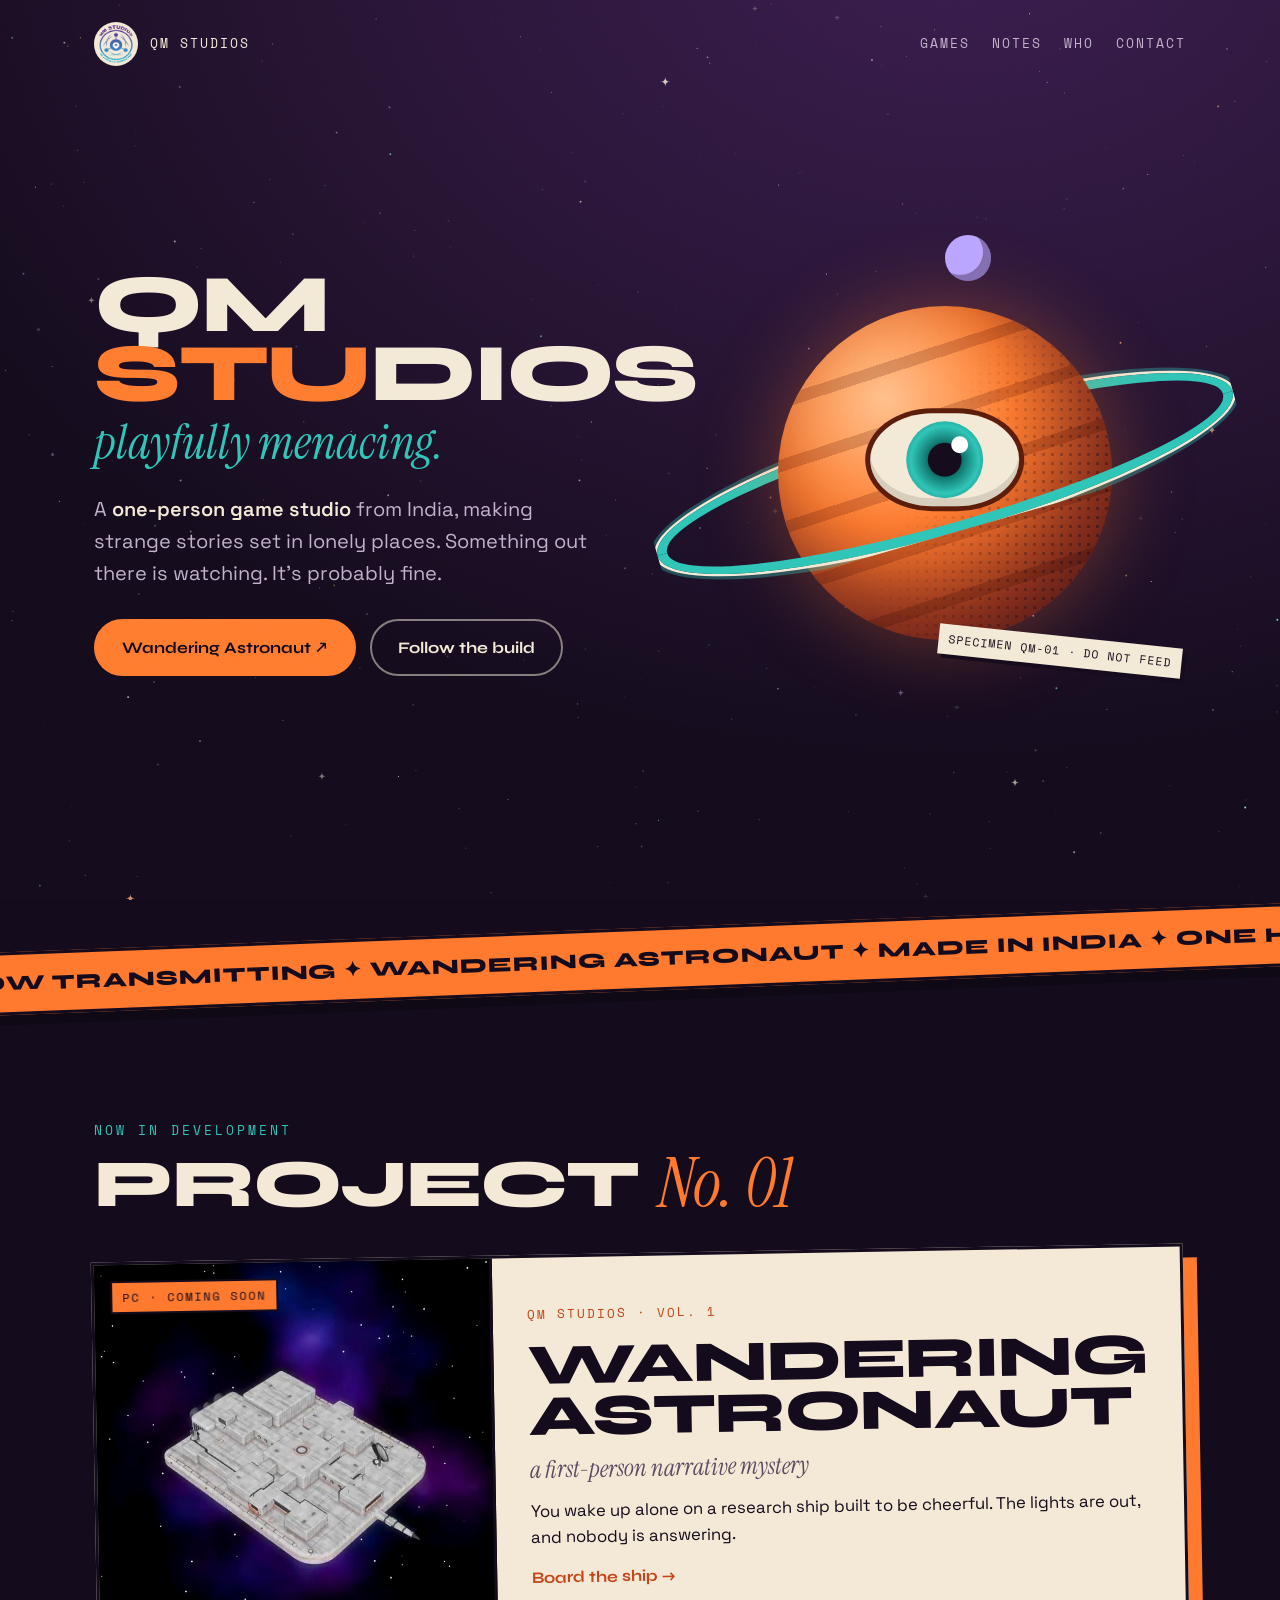
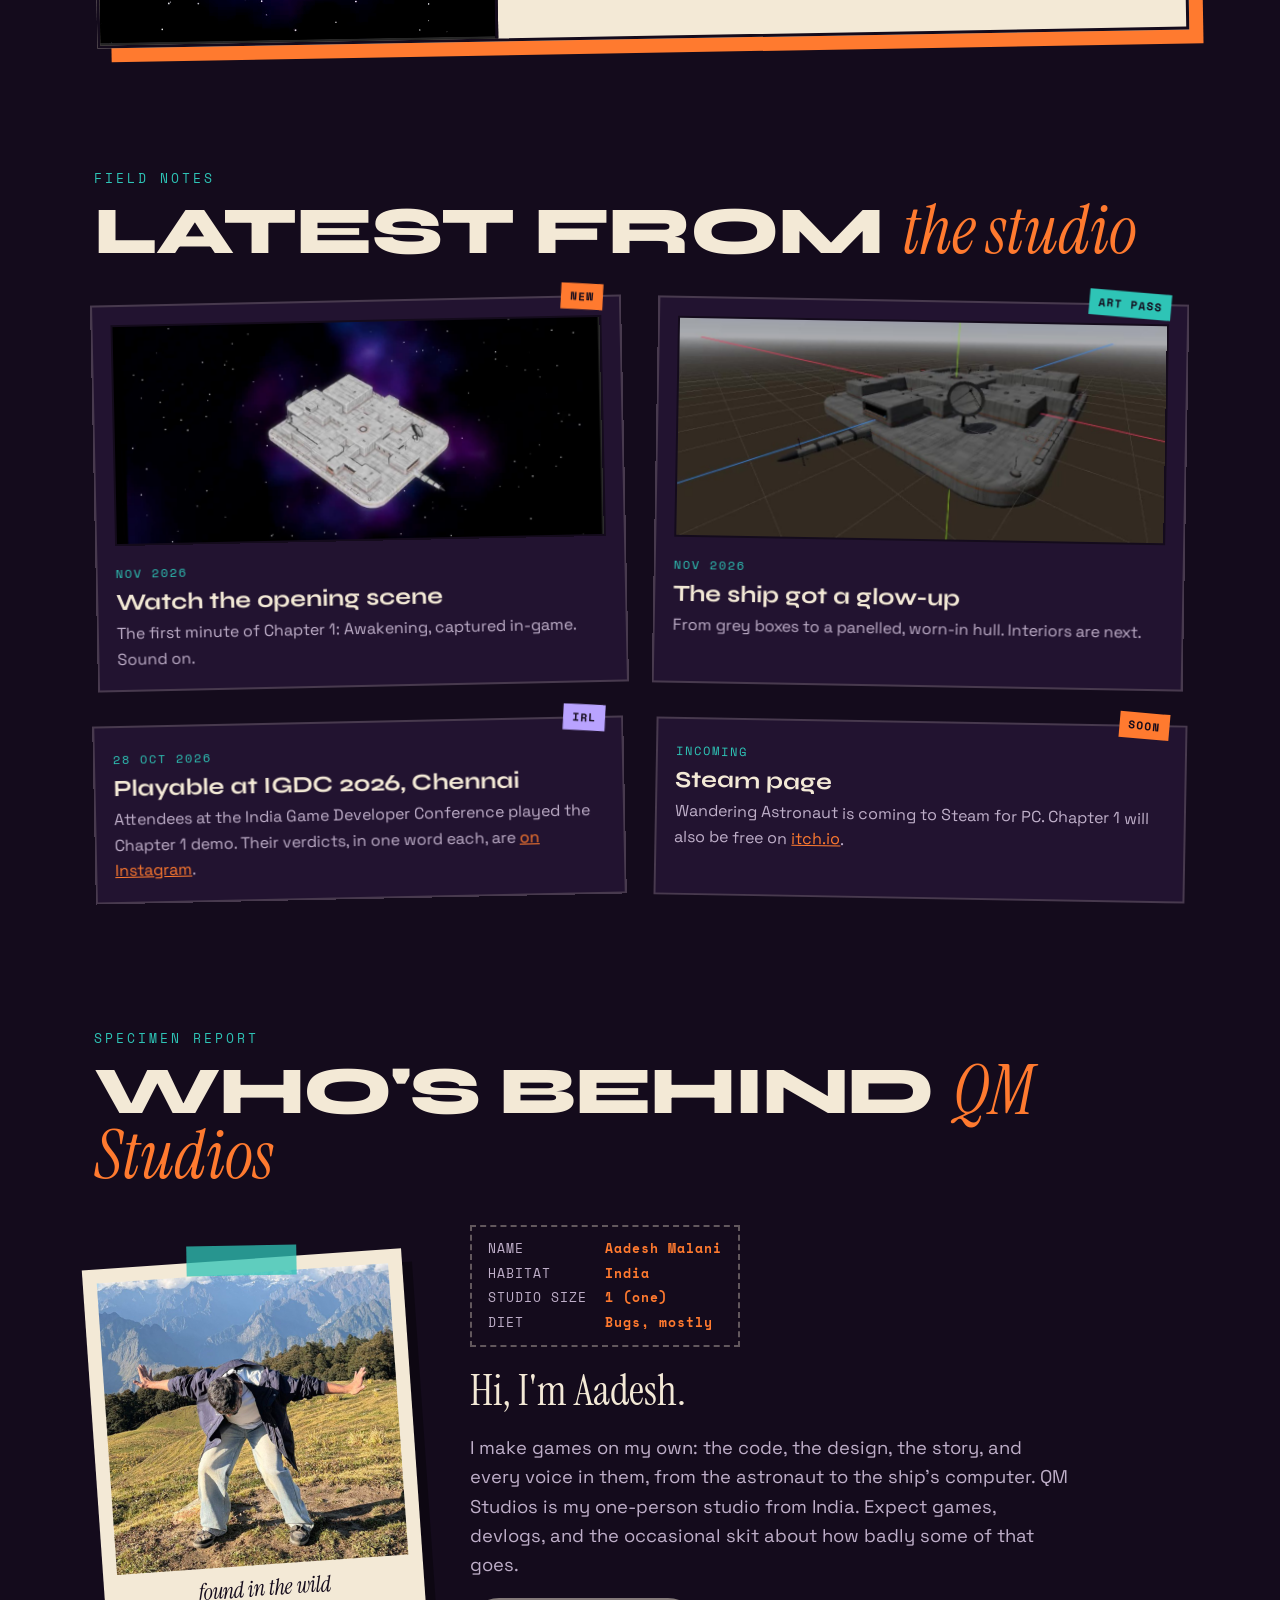
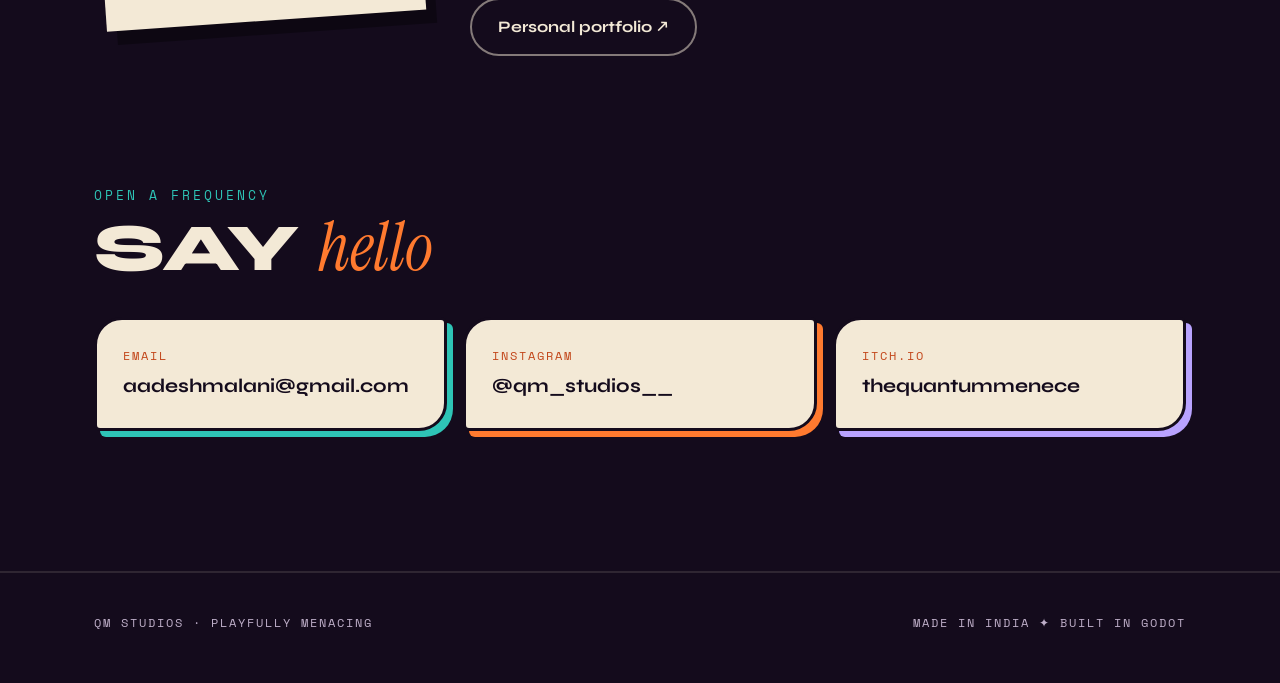
<file: index.html>
<!doctype html>
<html lang="en">
<head>
<meta charset="utf-8">
<meta name="viewport" content="width=device-width, initial-scale=1">
<title>QM Studios · Playfully menacing</title>
<meta name="description" content="QM Studios is a solo indie game studio from India, making Wandering Astronaut.">
<meta name="theme-color" content="#1a0f24">
<meta property="og:type" content="website">
<meta property="og:title" content="QM Studios">
<meta property="og:description" content="A solo indie game studio from India, making Wandering Astronaut.">
<meta property="og:image" content="https://qm-studios.github.io/assets/og.jpg">
<meta property="og:url" content="https://qm-studios.github.io/">
<link rel="icon" type="image/png" href="assets/favicon.png">
<link rel="preconnect" href="https://fonts.googleapis.com">
<link rel="preconnect" href="https://fonts.gstatic.com" crossorigin>
<link href="https://fonts.googleapis.com/css2?family=Syne:wght@600;700;800&family=Instrument+Serif:ital@0;1&family=Space+Mono:wght@400;700&family=Space+Grotesk:wght@400;500;600&display=swap" rel="stylesheet">
<style>
:root{
  --void:#140b1c; --plum:#2a1638; --cream:#F3E9D6; --orange:#FF7A2F; --rust:#C2461A; --teal:#2EC4B6; --lilac:#B9A3FF;
  --ink:#140b1c; --muted:#BFAFC9;
  --display:'Syne',sans-serif; --serif:'Instrument Serif',serif; --mono:'Space Mono',monospace; --body:'Space Grotesk',system-ui,sans-serif;
}
*{box-sizing:border-box}
html{scroll-behavior:smooth;overflow-x:clip}
.hero>div{min-width:0}
body{margin:0;color:var(--cream);font-family:var(--body);line-height:1.6;overflow-x:hidden;
  background:radial-gradient(120vmax 90vmax at 75% -10%,#3b1d4f 0%,var(--plum) 35%,var(--void) 75%) fixed,var(--void)}
body::after{ /* film grain */
  content:"";position:fixed;inset:0;z-index:60;pointer-events:none;opacity:.13;mix-blend-mode:overlay;
  background-image:url("data:image/svg+xml,%3Csvg xmlns='http://www.w3.org/2000/svg' width='160' height='160'%3E%3Cfilter id='n'%3E%3CfeTurbulence type='fractalNoise' baseFrequency='.85' numOctaves='3' stitchTiles='stitch'/%3E%3C/filter%3E%3Crect width='100%25' height='100%25' filter='url(%23n)'/%3E%3C/svg%3E")}
#stars{position:fixed;inset:0;z-index:-1;pointer-events:none}
a{color:var(--orange)}
a:hover{color:var(--cream)}
img{max-width:100%}
.wrap{max-width:1140px;margin:0 auto;padding:0 24px}
::selection{background:var(--orange);color:var(--ink)}

/* top bar */
.top{display:flex;justify-content:space-between;align-items:center;padding:22px 0;font-family:var(--mono);font-size:.8rem;letter-spacing:2px;text-transform:uppercase}
.top .id{display:flex;align-items:center;gap:12px;color:var(--cream);text-decoration:none}
.top .id img{width:44px;height:44px;border-radius:50%;background:var(--cream);padding:3px}
.top nav{display:flex;gap:22px}
.top nav a{color:var(--muted);text-decoration:none}
.top nav a:hover{color:var(--orange)}
@media (max-width:640px){.top nav{gap:14px;font-size:.7rem}.top .id span{display:none}}

/* hero */
.hero{display:grid;grid-template-columns:1.1fr .9fr;align-items:center;gap:20px;min-height:calc(100vh - 90px);padding:20px 0 60px}
.hero h1{font-family:var(--display);font-weight:800;font-size:clamp(2.9rem,6.4vw,5.6rem);line-height:.85;margin:0;letter-spacing:-.03em;text-transform:uppercase}
.hero h1 .o{color:var(--orange)}
.hero .slogan{font-family:var(--serif);font-style:italic;font-size:clamp(1.8rem,4vw,3rem);color:var(--teal);margin:10px 0 0;line-height:1}
.hero p.lead{font-size:clamp(1.05rem,1.8vw,1.25rem);max-width:520px;color:var(--muted);margin:26px 0 30px}
.hero p.lead b{color:var(--cream);font-weight:600}
.pill{display:inline-flex;align-items:center;gap:10px;padding:14px 26px;border-radius:999px;font-family:var(--display);font-weight:700;font-size:1rem;
  text-decoration:none;color:var(--ink);background:var(--orange);border:2px solid var(--orange);transition:transform .25s cubic-bezier(.3,1.6,.5,1),background .2s}
.pill:hover{transform:rotate(-3deg) scale(1.05);color:var(--ink);background:var(--cream);border-color:var(--cream)}
.pill.ghost{background:transparent;color:var(--cream);border-color:rgba(243,233,214,.5)}
.pill.ghost:hover{background:var(--teal);border-color:var(--teal);color:var(--ink)}
.pills{display:flex;flex-wrap:wrap;gap:14px}

/* the planet that watches you */
.planet-wrap{position:relative;width:min(440px,80vw);aspect-ratio:1;justify-self:center;animation:bob 7s ease-in-out infinite}
@keyframes bob{50%{transform:translateY(-14px) rotate(2deg)}}
.planet{position:absolute;inset:12%;border-radius:50%;z-index:2;overflow:hidden;
  background:radial-gradient(circle at 32% 28%,#FFC08A 0%,var(--orange) 38%,var(--rust) 72%,#5a1c0a 100%);
  box-shadow:0 0 80px rgba(255,122,47,.35),inset -30px -40px 80px rgba(40,10,30,.55)}
.planet::before{content:"";position:absolute;inset:0;border-radius:50%;
  background:repeating-linear-gradient(-18deg,transparent 0 22px,rgba(90,28,10,.22) 22px 34px,transparent 34px 60px);mix-blend-mode:multiply}
.planet::after{content:"";position:absolute;inset:0;border-radius:50%;
  background:radial-gradient(circle,rgba(20,11,28,.5) 1.4px,transparent 1.6px) 0 0/9px 9px;
  -webkit-mask-image:linear-gradient(115deg,transparent 45%,#000 95%);mask-image:linear-gradient(115deg,transparent 45%,#000 95%)}
.eye{position:absolute;left:50%;top:47%;width:34%;aspect-ratio:1.6;transform:translate(-50%,-50%);z-index:3;
  background:var(--cream);border-radius:50% / 60%;box-shadow:inset 0 -8px 0 rgba(0,0,0,.12),0 0 0 5px #5a1c0a;overflow:hidden}
.iris{position:absolute;left:50%;top:50%;width:52%;aspect-ratio:1;margin:-26% 0 0 -26%;border-radius:50%;
  background:radial-gradient(circle,var(--ink) 0 30%,#0e6f67 32%,var(--teal) 62%,#0e6f67 100%);transition:transform .12s ease-out}
.iris::after{content:"";position:absolute;width:22%;aspect-ratio:1;border-radius:50%;background:#fff;top:20%;left:58%}
.lid{position:absolute;inset:0;background:#8a2c0e;transform:scaleY(0);transform-origin:top;z-index:2}
.eye.blink .lid{animation:blink .22s ease-in-out}
@keyframes blink{50%{transform:scaleY(1)}}
.ring{position:absolute;inset:-6% -18%;transform:rotate(-16deg);pointer-events:none}
.ring i{position:absolute;inset:38% 0;border-radius:50%;border:10px solid var(--teal);box-shadow:0 0 0 3px var(--cream),0 0 0 7px rgba(46,196,182,.35)}
.ring.back{z-index:1}.ring.back i{clip-path:inset(0 0 50% 0)}
.ring.front{z-index:4}.ring.front i{clip-path:inset(50% 0 0 0)}
.moon{position:absolute;inset:-4%;z-index:5;animation:orbit 14s linear infinite}
.moon b{position:absolute;top:0;left:50%;width:46px;height:46px;border-radius:50%;background:var(--lilac);
  box-shadow:inset -8px -6px 0 rgba(20,11,28,.35)}
@keyframes orbit{to{transform:rotate(360deg)}}
.tag-float{position:absolute;right:-4%;bottom:6%;z-index:6;font-family:var(--mono);font-size:.72rem;letter-spacing:1px;
  background:var(--cream);color:var(--ink);padding:6px 10px;transform:rotate(6deg);box-shadow:4px 4px 0 var(--ink)}
@media (max-width:860px){.hero h1{font-size:clamp(2.2rem,11.5vw,5rem)}.hero{grid-template-columns:1fr;min-height:auto;padding-top:10px}.planet-wrap{order:-1;width:min(320px,78vw)}}

/* ticker */
.ticker{margin:30px -4vw 0;transform:rotate(-2.2deg);background:var(--orange);color:var(--ink);overflow:hidden;border-block:3px solid var(--ink);box-shadow:0 10px 0 rgba(0,0,0,.25)}
.ticker div{display:flex;gap:40px;width:max-content;padding:12px 0;font-family:var(--display);font-weight:800;font-size:1.3rem;letter-spacing:1px;text-transform:uppercase;white-space:nowrap;animation:tick 28s linear infinite}
@keyframes tick{to{transform:translateX(-50%)}}

/* sections */
.section{margin-top:130px}
.eyebrow{font-family:var(--mono);font-size:.8rem;letter-spacing:3px;text-transform:uppercase;color:var(--teal);margin:0}
.section h2{font-family:var(--display);font-weight:800;font-size:clamp(2.2rem,5.6vw,4.2rem);line-height:.95;letter-spacing:-.02em;margin:10px 0 36px;text-transform:uppercase}
.section h2 em{font-family:var(--serif);font-weight:400;font-style:italic;text-transform:none;color:var(--orange);letter-spacing:0}

/* the game: pulp paperback cover */
.cover{display:grid;grid-template-columns:1fr 1fr;background:var(--cream);color:var(--ink);text-decoration:none;
  border:3px solid var(--ink);box-shadow:14px 14px 0 var(--orange);transform:rotate(-1deg);transition:transform .35s cubic-bezier(.3,1.5,.5,1),box-shadow .35s}
.cover:hover{transform:rotate(0) translate(-4px,-4px);box-shadow:20px 20px 0 var(--teal);color:var(--ink)}
.cover .art{position:relative;min-height:380px;background:#000;overflow:hidden;border-right:3px solid var(--ink)}
.cover .art img{position:absolute;inset:0;width:100%;height:100%;object-fit:cover;filter:saturate(1.2) contrast(1.05)}
.cover .stamp{position:absolute;top:16px;left:16px;font-family:var(--mono);font-size:.75rem;letter-spacing:2px;background:var(--orange);color:var(--ink);padding:5px 10px;border:2px solid var(--ink)}
.cover .txt{padding:34px;display:flex;flex-direction:column;gap:14px;justify-content:center}
.cover .no{font-family:var(--mono);font-size:.8rem;letter-spacing:2px;color:var(--rust)}
.cover h3{margin:0;font-family:var(--display);font-weight:800;font-size:clamp(2.2rem,4.6vw,3.6rem);line-height:.9;text-transform:uppercase;letter-spacing:-.02em}
.cover .genre{font-family:var(--serif);font-style:italic;font-size:1.5rem;color:#5b4a63;line-height:1.1}
.cover p{margin:0;font-size:1.05rem}
.cover .go{font-family:var(--display);font-weight:700;color:var(--rust)}
@media (max-width:780px){.cover{grid-template-columns:1fr}.cover .art{min-height:230px;border-right:0;border-bottom:3px solid var(--ink)}}

/* field notes */
.notes{display:grid;grid-template-columns:repeat(2,1fr);gap:34px 30px}
.note{position:relative;display:block;background:#221330;border:2px solid rgba(243,233,214,.18);padding:18px;color:var(--cream);text-decoration:none;
  transition:transform .3s cubic-bezier(.3,1.5,.5,1),border-color .3s}
.note:nth-child(odd){transform:rotate(-1.2deg)}.note:nth-child(even){transform:rotate(1deg)}
a.note:hover{transform:rotate(0) scale(1.02);border-color:var(--orange);color:var(--cream)}
.note img{display:block;width:100%;aspect-ratio:20/9;object-fit:cover;margin-bottom:14px;border:2px solid var(--ink)}
.note .date{font-family:var(--mono);font-size:.75rem;letter-spacing:2px;color:var(--teal)}
.note h3{margin:4px 0 6px;font-family:var(--display);font-weight:700;font-size:1.45rem;line-height:1.1}
.note p{margin:0;color:var(--muted)}
.note .sticker{position:absolute;top:-14px;right:16px;font-family:var(--mono);font-size:.7rem;letter-spacing:1px;background:var(--teal);color:var(--ink);padding:4px 9px;transform:rotate(4deg);font-weight:700}
.note .sticker.o{background:var(--orange)}.note .sticker.l{background:var(--lilac)}
@media (max-width:760px){.notes{grid-template-columns:1fr}}

/* specimen */
.specimen{display:grid;grid-template-columns:320px 1fr;gap:56px;align-items:center}
.polaroid{position:relative;background:var(--cream);padding:14px 14px 56px;transform:rotate(-4deg);box-shadow:10px 14px 0 rgba(0,0,0,.35);justify-self:center;width:min(320px,80vw)}
.polaroid img{display:block;width:100%;aspect-ratio:1;object-fit:cover}
.polaroid figcaption{position:absolute;left:0;right:0;bottom:14px;text-align:center;font-family:var(--serif);font-style:italic;font-size:1.4rem;color:var(--ink)}
.polaroid::before{content:"";position:absolute;top:-14px;left:50%;width:110px;height:30px;margin-left:-55px;background:rgba(46,196,182,.75);transform:rotate(3deg)}
.label-card{font-family:var(--mono);font-size:.8rem;letter-spacing:1px;display:inline-grid;grid-template-columns:auto auto;gap:4px 18px;border:2px dashed rgba(243,233,214,.35);padding:12px 16px;margin-bottom:22px;color:var(--muted)}
.label-card b{color:var(--orange);font-weight:700}
.specimen p{font-size:1.15rem;color:var(--muted);margin:0 0 18px;max-width:600px}
.specimen p.big{font-family:var(--serif);font-size:clamp(1.8rem,3.4vw,2.6rem);line-height:1.1;color:var(--cream)}
@media (max-width:780px){.specimen{grid-template-columns:1fr;gap:40px}}

/* hail */
.hail{display:flex;flex-wrap:wrap;gap:16px}
.hail a{flex:1 1 240px;display:flex;flex-direction:column;gap:6px;padding:26px;border-radius:28px 6px 28px 6px;text-decoration:none;color:var(--ink);background:var(--cream);
  border:3px solid var(--ink);box-shadow:6px 6px 0 var(--teal);transition:transform .3s cubic-bezier(.3,1.5,.5,1),box-shadow .3s}
.hail a:nth-child(2){box-shadow:6px 6px 0 var(--orange)}
.hail a:nth-child(3){box-shadow:6px 6px 0 var(--lilac)}
.hail a:hover{transform:translate(-3px,-3px) rotate(-1.5deg);box-shadow:10px 10px 0 var(--orange);color:var(--ink)}
.hail .k{font-family:var(--mono);font-size:.75rem;letter-spacing:2px;color:var(--rust)}
.hail .v{font-family:var(--display);font-weight:700;font-size:1.2rem;word-break:break-word}

footer{margin-top:140px;padding:40px 0 50px;border-top:2px solid rgba(243,233,214,.12)}
footer .wrap{display:flex;flex-wrap:wrap;justify-content:space-between;gap:12px;font-family:var(--mono);font-size:.78rem;letter-spacing:2px;color:var(--muted);text-transform:uppercase}

.reveal{opacity:0;transform:translateY(30px);transition:opacity .8s ease,transform .8s cubic-bezier(.2,1,.3,1)}
.reveal.in{opacity:1;transform:none}
@media (prefers-reduced-motion:reduce){
  .planet-wrap,.moon,.ticker div{animation:none}.reveal{opacity:1;transform:none;transition:none}html{scroll-behavior:auto}
}
</style>
</head>
<body>
<canvas id="stars" aria-hidden="true" data-tints="243,233,214|243,233,214|255,175,120|150,230,220|200,185,255" data-density="3600" data-speed="0.8" data-sparkle="1"></canvas>

<div class="wrap">
<header class="top">
<a class="id" href="./"><img src="assets/qm_logo.png" alt="QM Studios logo"><span>QM Studios</span></a>
<nav><a href="#games">Games</a><a href="#notes">Notes</a><a href="#specimen">Who</a><a href="#hail">Contact</a></nav>
</header>

<section class="hero">
<div>
<h1>QM<br><span class="o">Stu</span>dios</h1>
<p class="slogan">playfully menacing.</p>
<p class="lead">A <b>one-person game studio</b> from India, making strange stories set in lonely places. Something out there is watching. It's probably fine.</p>
<div class="pills">
<a class="pill" href="wandering-astronaut/">Wandering Astronaut ↗</a>
<a class="pill ghost" href="https://instagram.com/qm_studios__">Follow the build</a>
</div>
</div>
<div class="planet-wrap" aria-hidden="true">
<div class="ring back"><i></i></div>
<div class="planet"></div>
<div class="eye" id="eye"><div class="iris" id="iris"></div><div class="lid"></div></div>
<div class="ring front"><i></i></div>
<div class="moon"><b></b></div>
<span class="tag-float">SPECIMEN QM-01 · DO NOT FEED</span>
</div>
</section>
</div>

<div class="ticker" aria-hidden="true"><div>
<span>Now transmitting ✦ Wandering Astronaut ✦ Made in India ✦ One human, many voices ✦ Playfully menacing ✦ Built in Godot ✦</span>
<span>Now transmitting ✦ Wandering Astronaut ✦ Made in India ✦ One human, many voices ✦ Playfully menacing ✦ Built in Godot ✦</span>
</div></div>

<main class="wrap">
<section class="section reveal" id="games">
<p class="eyebrow">Now in development</p>
<h2>Project <em>No. 01</em></h2>
<a class="cover" href="wandering-astronaut/">
<div class="art"><img src="assets/opening_poster.jpg" alt="The research ship drifting in front of a purple nebula"><span class="stamp">PC · COMING SOON</span></div>
<div class="txt">
<span class="no">QM STUDIOS · VOL. 1</span>
<h3>Wandering Astronaut</h3>
<span class="genre">a first-person narrative mystery</span>
<p>You wake up alone on a research ship built to be cheerful. The lights are out, and nobody is answering.</p>
<span class="go">Board the ship →</span>
</div>
</a>
</section>

<section class="section reveal" id="notes">
<p class="eyebrow">Field notes</p>
<h2>Latest from <em>the studio</em></h2>
<div class="notes">
<a class="note" href="wandering-astronaut/#opening">
<span class="sticker o">NEW</span>
<img src="assets/opening_poster.jpg" alt="The ship drifting in front of a purple nebula, from the opening scene">
<span class="date">NOV 2026</span>
<h3>Watch the opening scene</h3>
<p>The first minute of Chapter 1: Awakening, captured in-game. Sound on.</p>
</a>
<a class="note" href="wandering-astronaut/#art-pass">
<span class="sticker">ART PASS</span>
<img src="assets/ship_after.jpg" alt="The ship's exterior after the art pass, with panelled hull plating and a satellite dish">
<span class="date">NOV 2026</span>
<h3>The ship got a glow-up</h3>
<p>From grey boxes to a panelled, worn-in hull. Interiors are next.</p>
</a>
<div class="note">
<span class="sticker l">IRL</span>
<span class="date">28 OCT 2026</span>
<h3>Playable at IGDC 2026, Chennai</h3>
<p>Attendees at the India Game Developer Conference played the Chapter 1 demo. Their verdicts, in one word each, are <a href="https://instagram.com/qm_studios__">on Instagram</a>.</p>
</div>
<div class="note">
<span class="sticker o">SOON</span>
<span class="date">INCOMING</span>
<h3>Steam page</h3>
<p>Wandering Astronaut is coming to Steam for PC. Chapter 1 will also be free on <a href="https://thequantummenece.itch.io">itch.io</a>.</p>
</div>
</div>
</section>

<section class="section reveal" id="specimen">
<p class="eyebrow">Specimen report</p>
<h2>Who's behind <em>QM Studios</em></h2>
<div class="specimen">
<figure class="polaroid" style="margin:0"><img src="assets/aadesh.jpg" alt="Aadesh striking a playful pose on a mountain meadow, with Himalayan peaks behind him"><figcaption>found in the wild</figcaption></figure>
<div>
<div class="label-card"><span>NAME</span><b>Aadesh Malani</b><span>HABITAT</span><b>India</b><span>STUDIO SIZE</span><b>1 (one)</b><span>DIET</span><b>Bugs, mostly</b></div>
<p class="big">Hi, I'm Aadesh.</p>
<p>I make games on my own: the code, the design, the story, and every voice in them, from the astronaut to the ship's computer. QM Studios is my one-person studio from India. Expect games, devlogs, and the occasional skit about how badly some of that goes.</p>
<a class="pill ghost" href="https://thequantummenece.github.io/">Personal portfolio ↗</a>
</div>
</div>
</section>

<section class="section reveal" id="hail">
<p class="eyebrow">Open a frequency</p>
<h2>Say <em>hello</em></h2>
<div class="hail">
<a href="mailto:aadeshmalani@gmail.com"><span class="k">EMAIL</span><span class="v">aadeshmalani@gmail.com</span></a>
<a href="https://instagram.com/qm_studios__"><span class="k">INSTAGRAM</span><span class="v">@qm_studios__</span></a>
<a href="https://thequantummenece.itch.io"><span class="k">ITCH.IO</span><span class="v">thequantummenece</span></a>
</div>
</section>
</main>

<footer><div class="wrap"><span>QM Studios · Playfully menacing</span><span>Made in India ✦ Built in Godot</span></div></footer>

<script src="assets/stars.js"></script>
<script>
(function(){
var reduce=matchMedia('(prefers-reduced-motion: reduce)').matches;
var eye=document.getElementById('eye'),iris=document.getElementById('iris');
function look(x,y){var r=eye.getBoundingClientRect(),cx=r.left+r.width/2,cy=r.top+r.height/2,a=Math.atan2(y-cy,x-cx),
  d=Math.min(1,Math.hypot(x-cx,y-cy)/300);iris.style.transform='translate('+(Math.cos(a)*r.width*.24*d)+'px,'+(Math.sin(a)*r.height*.2*d)+'px)'}
addEventListener('pointermove',function(e){look(e.clientX,e.clientY)},{passive:true});
if(!reduce){(function b(){setTimeout(function(){eye.classList.add('blink');setTimeout(function(){eye.classList.remove('blink');b()},240)},2500+Math.random()*4000)})();
  if(!matchMedia('(pointer:fine)').matches){var t=0;setInterval(function(){t+=.03;var r=eye.getBoundingClientRect();look(r.left+r.width/2+Math.cos(t)*300,r.top+r.height/2+Math.sin(t*1.3)*200)},60)}}
var els=document.querySelectorAll('.reveal');
if(!('IntersectionObserver' in window)){els.forEach(function(e){e.classList.add('in')});return}
var io=new IntersectionObserver(function(es){es.forEach(function(e){if(e.isIntersecting){e.target.classList.add('in');io.unobserve(e.target)}})},{threshold:.1});
els.forEach(function(e){io.observe(e)})})();
</script>
</body>
</html>
</file>
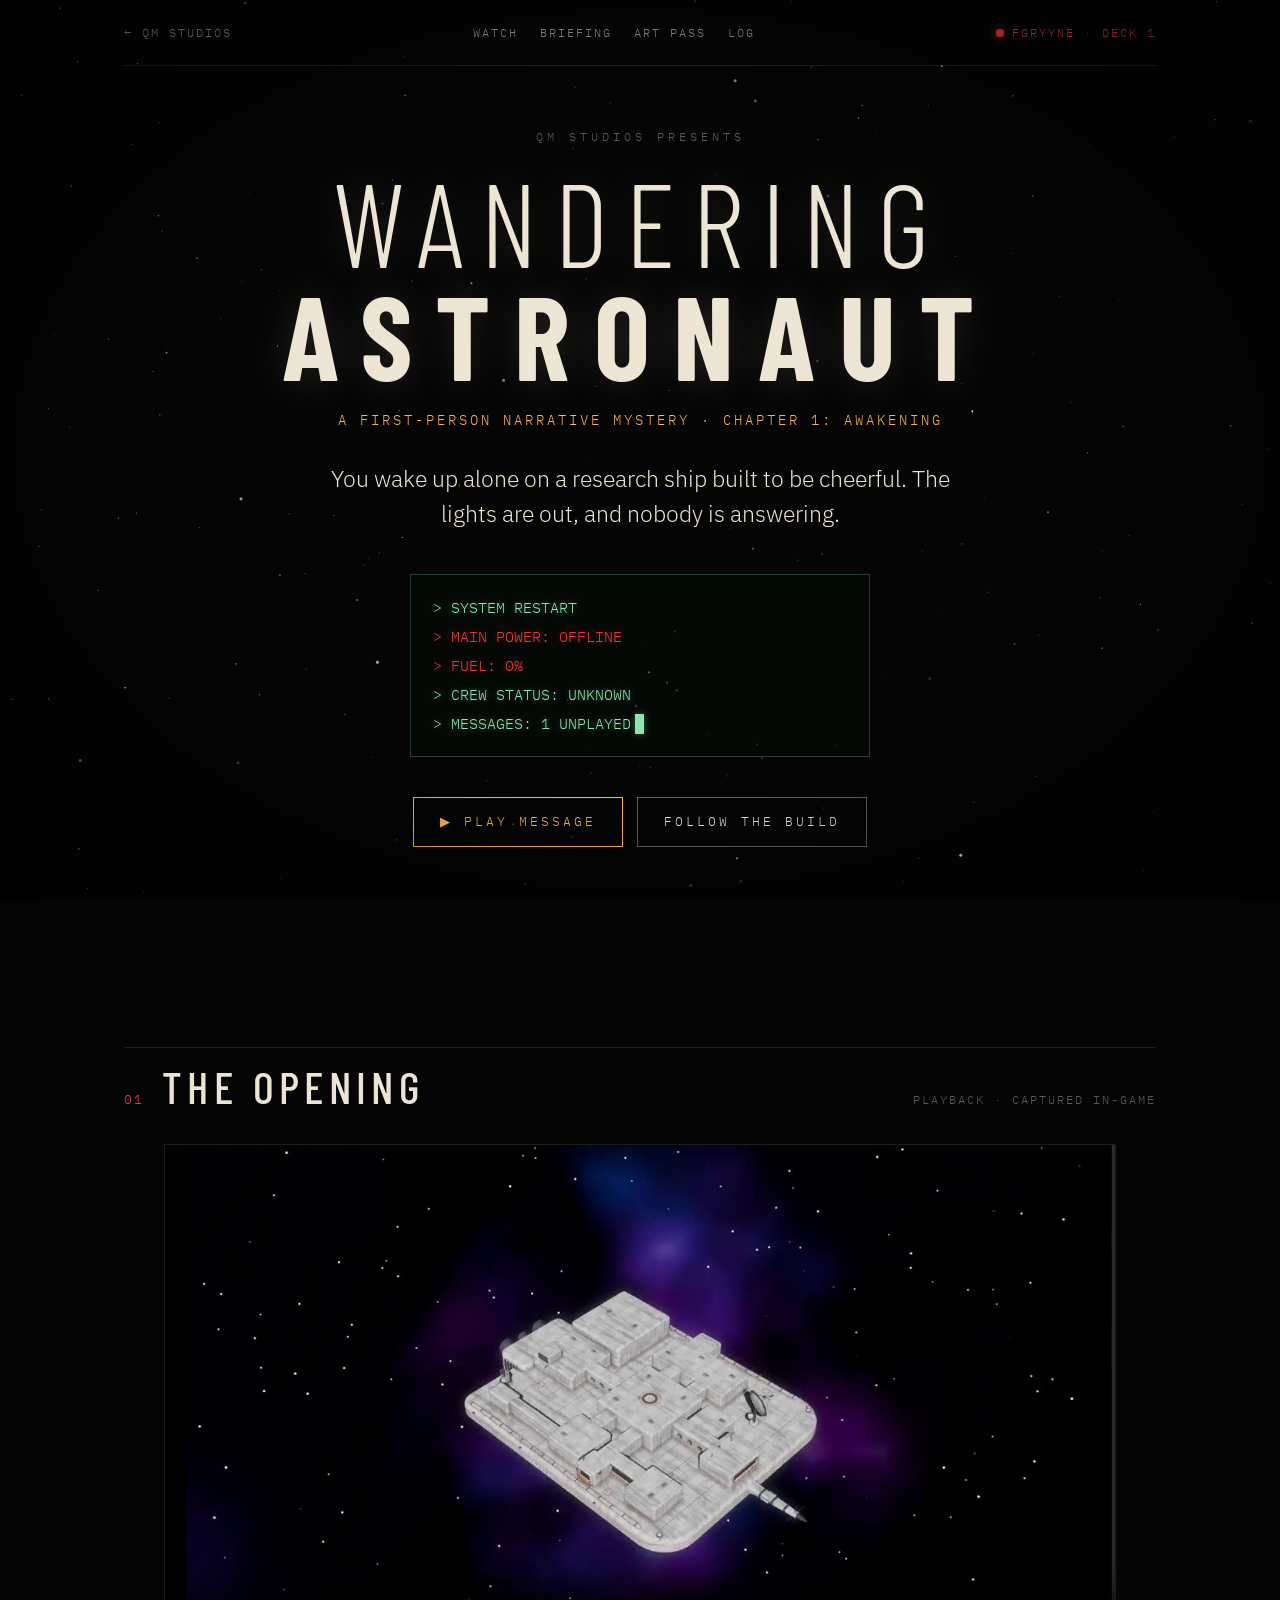
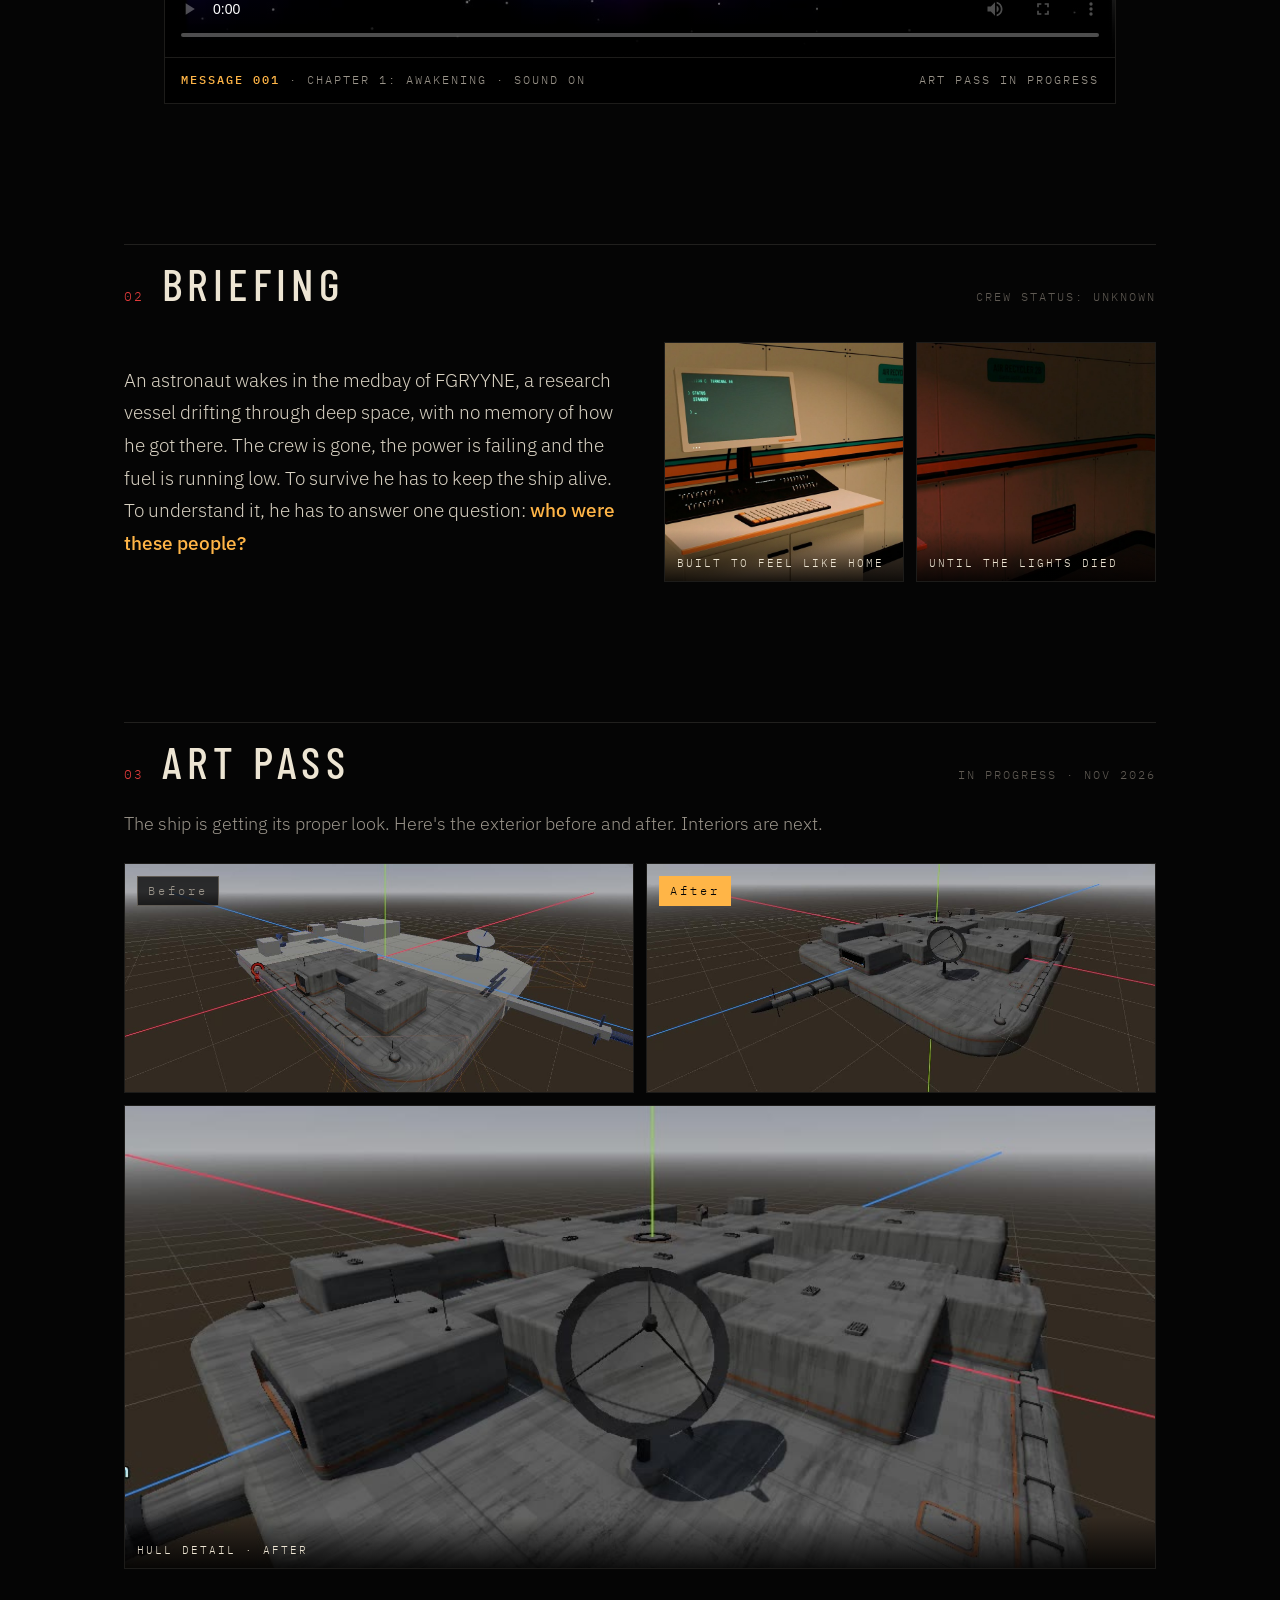
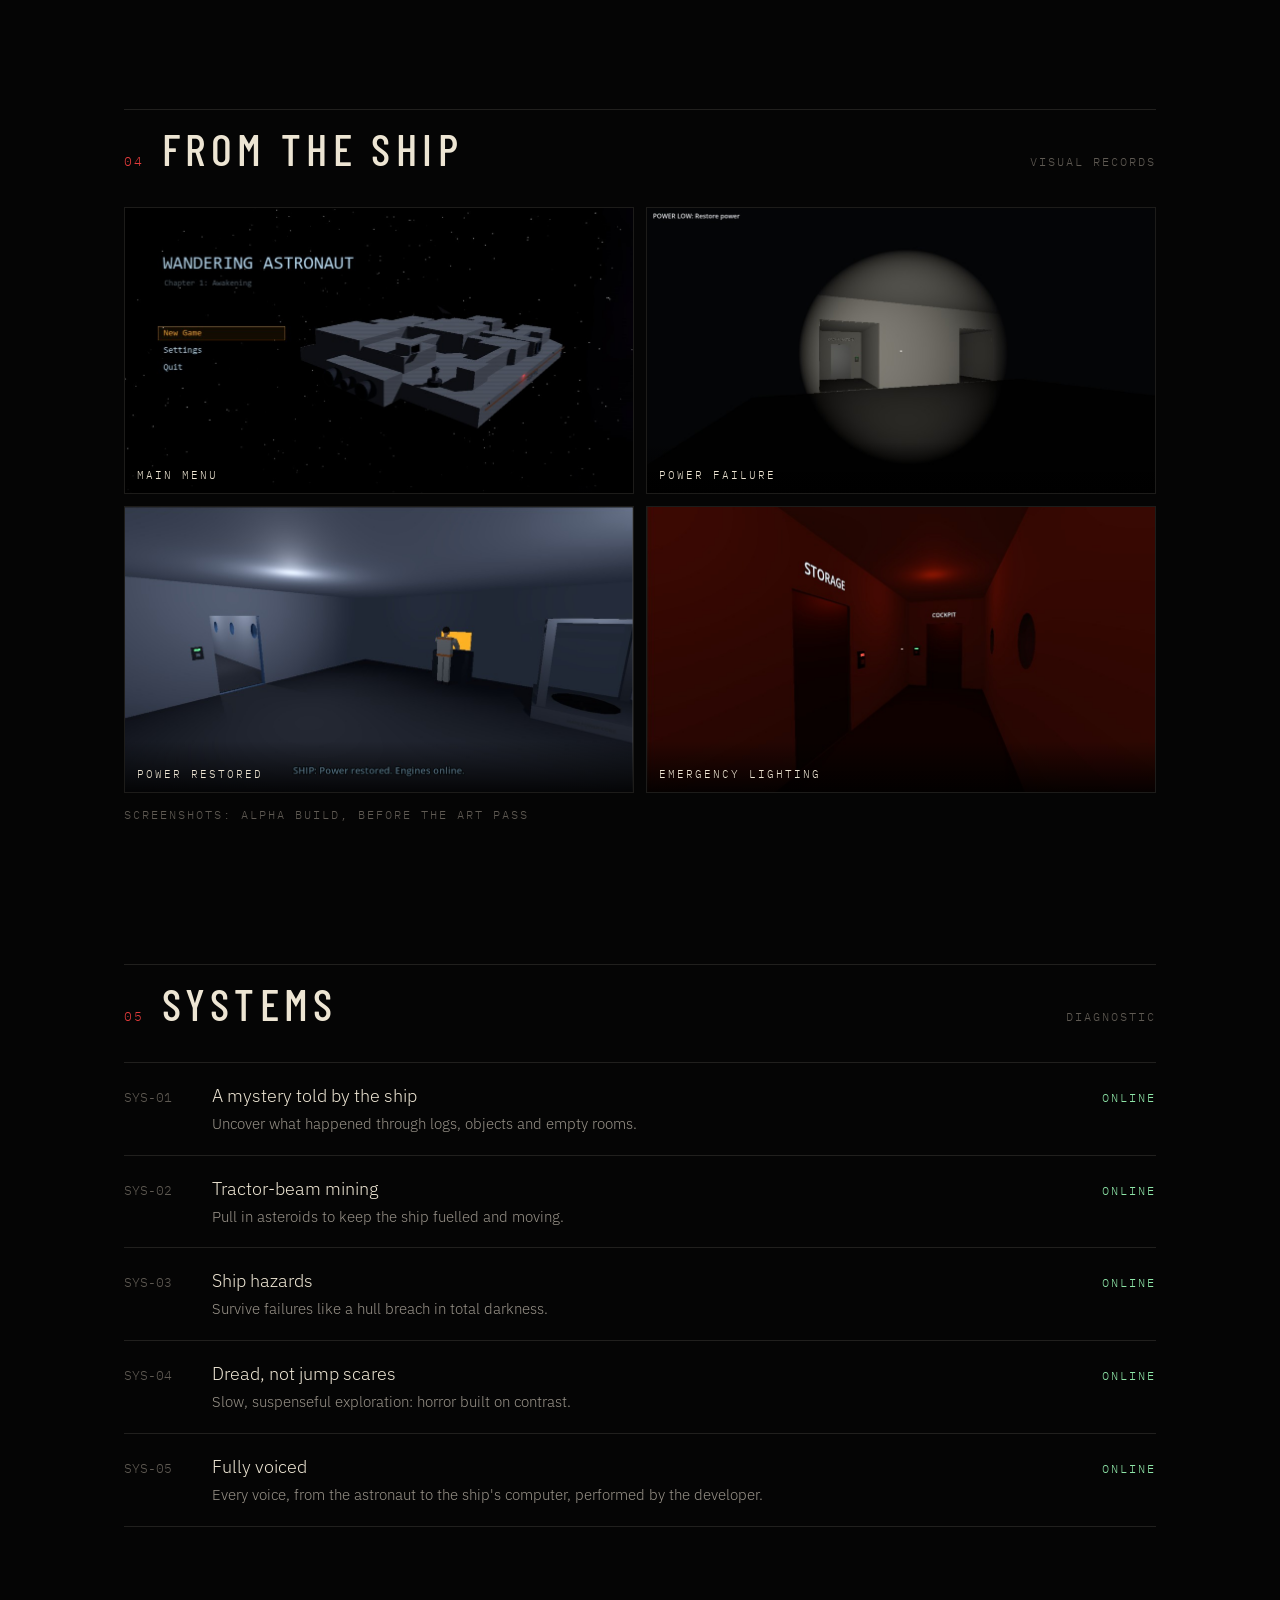
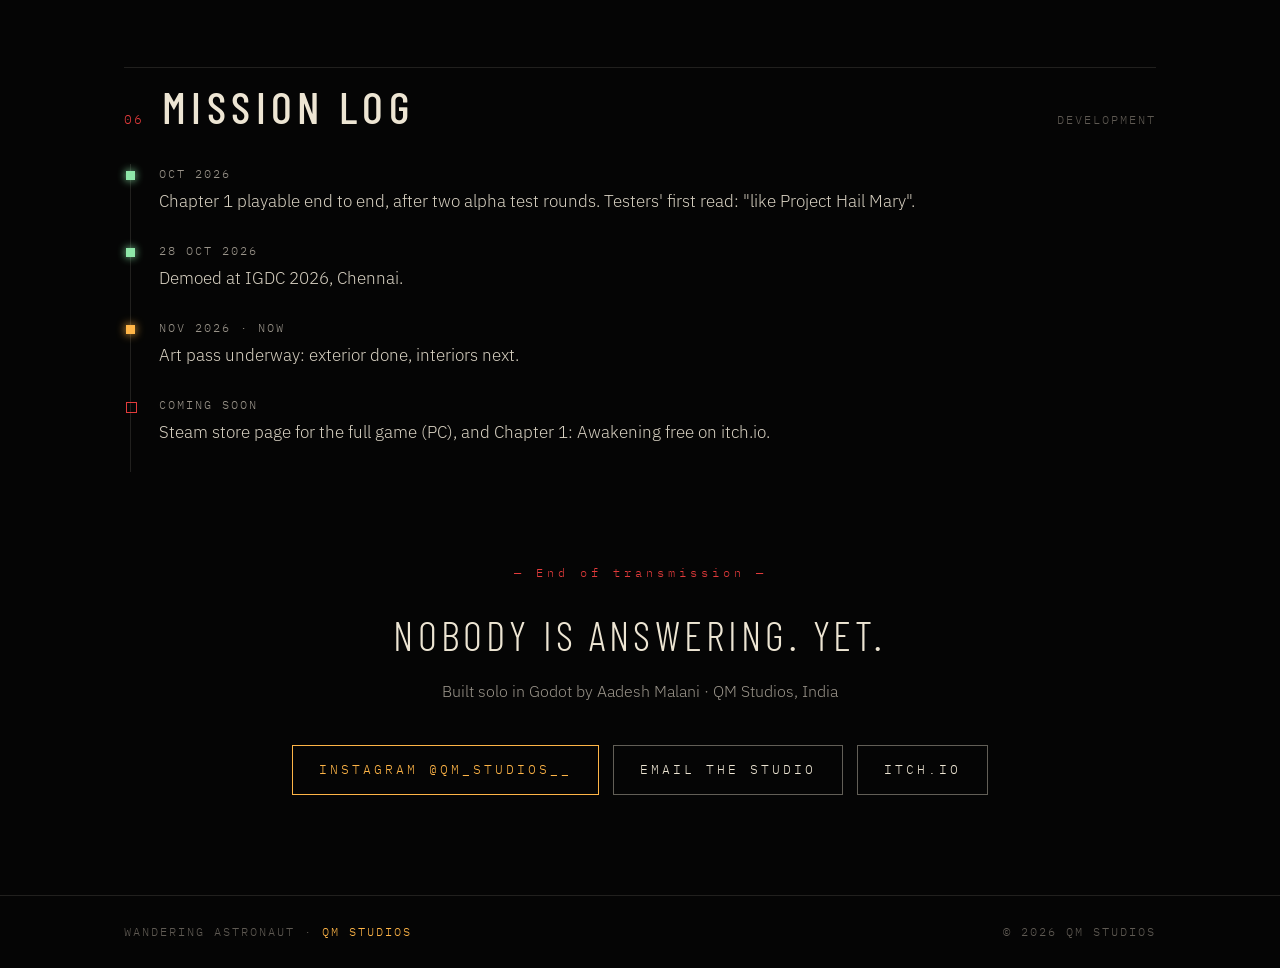
<file: wandering-astronaut/index.html>
<!doctype html>
<html lang="en">
<head>
<meta charset="utf-8">
<meta name="viewport" content="width=device-width, initial-scale=1">
<title>Wandering Astronaut · QM Studios</title>
<meta name="description" content="A first-person narrative mystery. You wake up alone on a research ship built to be cheerful. The lights are out, and nobody is answering.">
<meta name="theme-color" content="#050505">
<meta property="og:type" content="website">
<meta property="og:title" content="Wandering Astronaut · QM Studios">
<meta property="og:description" content="You wake up alone on a research ship built to be cheerful. The lights are out, and nobody is answering.">
<meta property="og:image" content="https://qm-studios.github.io/assets/og.jpg">
<meta property="og:url" content="https://qm-studios.github.io/wandering-astronaut/">
<meta name="twitter:card" content="summary_large_image">
<link rel="icon" type="image/png" href="../assets/favicon.png">
<link rel="preconnect" href="https://fonts.googleapis.com">
<link rel="preconnect" href="https://fonts.gstatic.com" crossorigin>
<link href="https://fonts.googleapis.com/css2?family=Barlow+Condensed:wght@300;500;700&family=IBM+Plex+Mono:wght@400;500&family=IBM+Plex+Sans:wght@300;400;500&display=swap" rel="stylesheet">
<style>
:root{
  --black:#050505; --hull:#0d0d0e; --line:rgba(237,229,211,.12); --cream:#EDE5D3; --muted:#9a948a; --dim:#5f5a53;
  --amber:#FFB547; --red:#E23B3B; --green:#8EE6A8;
  --title:'Barlow Condensed',sans-serif; --mono:'IBM Plex Mono',monospace; --body:'IBM Plex Sans',system-ui,sans-serif;
}
*{box-sizing:border-box}
html{scroll-behavior:smooth}
body{margin:0;background:var(--black);color:var(--cream);font-family:var(--body);font-weight:300;line-height:1.7;overflow-x:hidden}
body::before{ /* emergency light washing in from the top */
  content:"";position:fixed;left:0;right:0;top:-30vh;height:70vh;z-index:-1;pointer-events:none;
  background:radial-gradient(60% 60% at 50% 0,rgba(226,59,59,.28),transparent 70%);animation:alarm 4s ease-in-out infinite}
@keyframes alarm{50%{opacity:.35}}
body::after{ /* vignette */
  content:"";position:fixed;inset:0;z-index:40;pointer-events:none;background:radial-gradient(ellipse at center,transparent 55%,rgba(0,0,0,.65) 100%)}
#stars{position:fixed;inset:0;z-index:-2;pointer-events:none}
a{color:var(--amber);text-decoration:none}
a:hover{color:var(--cream)}
img,video{max-width:100%}
.wrap{max-width:1080px;margin:0 auto;padding:0 24px}

.bar{display:flex;justify-content:space-between;align-items:center;padding:22px 0;font-family:var(--mono);font-size:.78rem;letter-spacing:2px;text-transform:uppercase;color:var(--dim);border-bottom:1px solid var(--line)}
.bar a{color:var(--muted)}
.bar a:hover{color:var(--amber)}
.bar .rec{color:var(--red)}
.bar .rec::before{content:"";display:inline-block;width:8px;height:8px;border-radius:50%;background:var(--red);margin-right:8px;box-shadow:0 0 8px var(--red);animation:alarm 1.2s infinite}
.bar nav{display:flex;gap:22px}
@media (max-width:640px){.bar nav{display:none}}

/* hero */
.hero{min-height:calc(100vh - 70px);display:flex;flex-direction:column;justify-content:center;padding:60px 0;text-align:center;align-items:center}
.hero .pre{font-family:var(--mono);font-size:.78rem;letter-spacing:4px;color:var(--dim);text-transform:uppercase}
.hero h1{font-family:var(--title);font-weight:300;font-size:clamp(2.8rem,9.5vw,7.4rem);line-height:.95;letter-spacing:.14em;text-transform:uppercase;margin:18px 0 0;
  text-shadow:0 0 40px rgba(237,229,211,.15)}
.hero h1 b{font-weight:700;display:block;letter-spacing:.2em}
.hero .sub{margin-top:18px;font-family:var(--mono);font-size:.9rem;letter-spacing:3px;color:var(--amber);text-transform:uppercase}
.hero .hook{max-width:620px;margin:28px auto 0;font-size:clamp(1.15rem,2.2vw,1.45rem);color:var(--cream);line-height:1.5}
.term{margin:44px auto 0;width:min(460px,100%);text-align:left;font-family:var(--mono);font-size:.95rem;line-height:1.9;color:var(--green);
  border:1px solid rgba(142,230,168,.25);background:rgba(5,12,8,.6);padding:18px 22px;text-shadow:0 0 6px rgba(142,230,168,.4)}
.term .w{color:var(--red);text-shadow:0 0 6px rgba(226,59,59,.5)}
.term .l{display:block;opacity:0}
.term.on .l{animation:show .01s forwards}
@keyframes show{to{opacity:1}}
.term .cur::after{content:"█";animation:alarm 1s steps(1) infinite;margin-left:4px}
.btns{display:flex;flex-wrap:wrap;gap:14px;justify-content:center;margin-top:40px}
.btn{display:inline-block;padding:13px 26px;font-family:var(--mono);font-size:.8rem;letter-spacing:3px;text-transform:uppercase;color:var(--cream);border:1px solid rgba(237,229,211,.4);transition:all .25s}
.btn:hover{background:var(--cream);color:var(--black);border-color:var(--cream)}
.btn.a{border-color:var(--amber);color:var(--amber)}
.btn.a:hover{background:var(--amber);color:var(--black)}

/* sections */
.sec{margin-top:140px}
.sec-h{display:flex;align-items:baseline;gap:18px;border-top:1px solid var(--line);padding-top:16px;margin-bottom:34px}
.sec-h .n{font-family:var(--mono);font-size:.8rem;color:var(--red);letter-spacing:2px}
.sec-h h2{margin:0;font-family:var(--title);font-weight:500;font-size:clamp(1.8rem,4vw,2.8rem);letter-spacing:.12em;text-transform:uppercase;line-height:1}
.sec-h .meta{margin-left:auto;font-family:var(--mono);font-size:.72rem;letter-spacing:2px;color:var(--dim);text-transform:uppercase}
@media (max-width:640px){.sec-h .meta{display:none}}

.player{border:1px solid var(--line);background:#000;padding:0}
.player video{display:block;width:100%;height:auto;aspect-ratio:1280/690;background:#000}
.player figcaption{display:flex;justify-content:space-between;flex-wrap:wrap;gap:6px 18px;padding:12px 16px;font-family:var(--mono);font-size:.75rem;letter-spacing:2px;color:var(--muted);text-transform:uppercase;border-top:1px solid var(--line)}
.player figcaption b{color:var(--amber);font-weight:500}

.brief{display:grid;grid-template-columns:1fr 1fr;gap:48px;align-items:center}
.brief p{font-size:1.2rem;margin:0;color:#d8d1c2}
.brief p b{font-weight:500;color:var(--amber)}
.pair{display:grid;grid-template-columns:1fr 1fr;gap:12px}
@media (max-width:800px){.brief{grid-template-columns:1fr}}

.shot{position:relative;margin:0;overflow:hidden;border:1px solid var(--line);background:#000}
.shot img{display:block;width:100%;height:100%;object-fit:cover;transition:transform 1.2s ease}
.shot:hover img{transform:scale(1.03)}
.shot figcaption{position:absolute;left:0;right:0;bottom:0;padding:24px 12px 8px;font-family:var(--mono);font-size:.7rem;letter-spacing:2px;text-transform:uppercase;color:var(--cream);
  background:linear-gradient(transparent,rgba(0,0,0,.85))}
.pair .shot{aspect-ratio:1}

.ba{display:grid;grid-template-columns:1fr 1fr;gap:12px}
.ba .shot,.detail{aspect-ratio:20/9}
.ba .tag{position:absolute;top:12px;left:12px;font-family:var(--mono);font-size:.72rem;letter-spacing:3px;padding:4px 10px;background:rgba(0,0,0,.75);color:var(--muted);border:1px solid var(--dim)}
.ba .after .tag{color:var(--black);background:var(--amber);border-color:var(--amber)}
.detail{margin-top:12px}
@media (max-width:700px){.ba{grid-template-columns:1fr}}

.gallery{display:grid;grid-template-columns:repeat(2,1fr);gap:12px}
.gallery .shot{aspect-ratio:16/9}
@media (max-width:640px){.gallery{grid-template-columns:1fr}}
.note{font-family:var(--mono);font-size:.72rem;letter-spacing:2px;color:var(--dim);text-transform:uppercase;margin-top:12px}

.sys{list-style:none;margin:0;padding:0;font-family:var(--mono);border-top:1px solid var(--line)}
.sys li{display:grid;grid-template-columns:70px 1fr auto;gap:18px;align-items:baseline;padding:18px 0;border-bottom:1px solid var(--line)}
.sys .i{color:var(--dim);font-size:.8rem}
.sys .t{font-family:var(--body);font-size:1.1rem;color:var(--cream)}
.sys .t small{display:block;font-size:.95rem;color:var(--muted)}
.sys .s{font-size:.72rem;letter-spacing:2px;color:var(--green)}
@media (max-width:600px){.sys li{grid-template-columns:40px 1fr}.sys .s{display:none}}

.log{font-family:var(--mono);font-size:.92rem;border-left:1px solid var(--line);margin-left:6px}
.log div{position:relative;padding:0 0 26px 28px}
.log div::before{content:"";position:absolute;left:-5px;top:7px;width:9px;height:9px;background:var(--dim)}
.log div.ok::before{background:var(--green);box-shadow:0 0 8px var(--green)}
.log div.now::before{background:var(--amber);box-shadow:0 0 10px var(--amber);animation:alarm 1.4s infinite}
.log div.next::before{background:transparent;border:1px solid var(--red)}
.log time{display:block;font-size:.75rem;letter-spacing:2px;color:var(--muted)}
.log p{margin:2px 0 0;font-family:var(--body);font-size:1.05rem;color:#d8d1c2}

.end{text-align:center;padding:90px 0 40px}
.end .pre{font-family:var(--mono);font-size:.78rem;letter-spacing:4px;color:var(--red)}
.end p.q{font-family:var(--title);font-weight:300;font-size:clamp(1.6rem,4vw,2.6rem);letter-spacing:.1em;text-transform:uppercase;margin:16px 0 8px}
.end p.s{color:var(--muted);margin:0}

footer{border-top:1px solid var(--line);margin-top:60px}
footer .wrap{display:flex;flex-wrap:wrap;justify-content:space-between;gap:10px;padding:26px 24px;font-family:var(--mono);font-size:.72rem;letter-spacing:2px;color:var(--dim);text-transform:uppercase}

.reveal{opacity:0;transform:translateY(20px);transition:opacity 1.1s ease,transform 1.1s ease}
.reveal.in{opacity:1;transform:none}
@media (prefers-reduced-motion:reduce){body::before,.bar .rec::before,.log div.now::before{animation:none}.reveal{opacity:1;transform:none;transition:none}html{scroll-behavior:auto}}
</style>
</head>
<body>
<canvas id="stars" aria-hidden="true" data-tints="237,229,211|255,255,255" data-density="5200" data-speed="0.35"></canvas>

<div class="wrap">
<header class="bar">
<a href="../">← QM Studios</a>
<nav><a href="#opening">Watch</a><a href="#briefing">Briefing</a><a href="#art-pass">Art pass</a><a href="#log">Log</a></nav>
<span class="rec">FGRYYNE · DECK 1</span>
</header>

<section class="hero">
<span class="pre">QM Studios presents</span>
<h1>Wandering <b>Astronaut</b></h1>
<div class="sub">A first-person narrative mystery · Chapter 1: Awakening</div>
<p class="hook">You wake up alone on a research ship built to be cheerful. The lights are out, and nobody is answering.</p>
<div class="term" id="term" role="img" aria-label="Ship status: system restart, main power offline, fuel 0%, crew status unknown, 1 unplayed message">
<span class="l" style="animation-delay:.5s">&gt; SYSTEM RESTART</span>
<span class="l w" style="animation-delay:1.3s">&gt; MAIN POWER: OFFLINE</span>
<span class="l w" style="animation-delay:2.1s">&gt; FUEL: 0%</span>
<span class="l" style="animation-delay:2.9s">&gt; CREW STATUS: UNKNOWN</span>
<span class="l cur" style="animation-delay:3.7s">&gt; MESSAGES: 1 UNPLAYED</span>
</div>
<div class="btns">
<a class="btn a" href="#opening">▶ Play message</a>
<a class="btn" href="https://instagram.com/qm_studios__">Follow the build</a>
</div>
</section>

<section class="sec reveal" id="opening">
<div class="sec-h"><span class="n">01</span><h2>The opening</h2><span class="meta">Playback · captured in-game</span></div>
<figure class="player">
<video controls playsinline preload="metadata" poster="../assets/opening_poster.jpg">
<source src="../media/opening_scene.mp4" type="video/mp4">
Your browser can't play this video. <a href="../media/opening_scene.mp4">Download the opening scene</a>.
</video>
<figcaption><span><b>Message 001</b> · Chapter 1: Awakening · sound on</span><span>Art pass in progress</span></figcaption>
</figure>
</section>

<section class="sec reveal" id="briefing">
<div class="sec-h"><span class="n">02</span><h2>Briefing</h2><span class="meta">Crew status: unknown</span></div>
<div class="brief">
<p>An astronaut wakes in the medbay of FGRYYNE, a research vessel drifting through deep space, with no memory of how he got there. The crew is gone, the power is failing and the fuel is running low. To survive he has to keep the ship alive. To understand it, he has to answer one question: <b>who were these people?</b></p>
<div class="pair">
<figure class="shot"><img src="../assets/shot_past.jpg" alt="A bright cream console room with orange and teal trim"><figcaption>Built to feel like home</figcaption></figure>
<figure class="shot"><img src="../assets/shot_present.jpg" alt="The same room fading into emergency red light"><figcaption>Until the lights died</figcaption></figure>
</div>
</div>
</section>

<section class="sec reveal" id="art-pass">
<div class="sec-h"><span class="n">03</span><h2>Art pass</h2><span class="meta">In progress · Nov 2026</span></div>
<p style="margin:-10px 0 24px;color:var(--muted);font-size:1.1rem">The ship is getting its proper look. Here's the exterior before and after. Interiors are next.</p>
<div class="ba">
<figure class="shot"><img src="../assets/ship_before.jpg" alt="The ship's exterior before the art pass: plain grey and white blocks"><span class="tag">Before</span></figure>
<figure class="shot after"><img src="../assets/ship_after.jpg" alt="The ship's exterior after the art pass: panelled, weathered hull plating"><span class="tag">After</span></figure>
</div>
<figure class="shot detail"><img src="../assets/ship_after_detail.jpg" alt="Close-up of the new hull detail and the satellite dish on top of the ship"><figcaption>Hull detail · after</figcaption></figure>
</section>

<section class="sec reveal" id="shots">
<div class="sec-h"><span class="n">04</span><h2>From the ship</h2><span class="meta">Visual records</span></div>
<div class="gallery">
<figure class="shot"><img src="../assets/shot_menu.jpg" alt="Main menu with the ship drifting through space"><figcaption>Main menu</figcaption></figure>
<figure class="shot"><img src="../assets/shot_flashlight.jpg" alt="A flashlight beam in a dark corridor during a power failure"><figcaption>Power failure</figcaption></figure>
<figure class="shot"><img src="../assets/shot_power.jpg" alt="The astronaut at a console as the ship's power comes back"><figcaption>Power restored</figcaption></figure>
<figure class="shot"><img src="../assets/shot_corridor.jpg" alt="A red-lit corridor aboard the ship, with doors marked Storage and Cockpit"><figcaption>Emergency lighting</figcaption></figure>
</div>
<p class="note">Screenshots: alpha build, before the art pass</p>
</section>

<section class="sec reveal" id="systems">
<div class="sec-h"><span class="n">05</span><h2>Systems</h2><span class="meta">Diagnostic</span></div>
<ul class="sys">
<li><span class="i">SYS-01</span><span class="t">A mystery told by the ship<small>Uncover what happened through logs, objects and empty rooms.</small></span><span class="s">ONLINE</span></li>
<li><span class="i">SYS-02</span><span class="t">Tractor-beam mining<small>Pull in asteroids to keep the ship fuelled and moving.</small></span><span class="s">ONLINE</span></li>
<li><span class="i">SYS-03</span><span class="t">Ship hazards<small>Survive failures like a hull breach in total darkness.</small></span><span class="s">ONLINE</span></li>
<li><span class="i">SYS-04</span><span class="t">Dread, not jump scares<small>Slow, suspenseful exploration: horror built on contrast.</small></span><span class="s">ONLINE</span></li>
<li><span class="i">SYS-05</span><span class="t">Fully voiced<small>Every voice, from the astronaut to the ship's computer, performed by the developer.</small></span><span class="s">ONLINE</span></li>
</ul>
</section>

<section class="sec reveal" id="log">
<div class="sec-h"><span class="n">06</span><h2>Mission log</h2><span class="meta">Development</span></div>
<div class="log">
<div class="ok"><time>OCT 2026</time><p>Chapter 1 playable end to end, after two alpha test rounds. Testers' first read: "like Project Hail Mary".</p></div>
<div class="ok"><time>28 OCT 2026</time><p>Demoed at IGDC 2026, Chennai.</p></div>
<div class="now"><time>NOV 2026 · NOW</time><p>Art pass underway: exterior done, interiors next.</p></div>
<div class="next"><time>COMING SOON</time><p>Steam store page for the full game (PC), and Chapter 1: Awakening free on itch.io.</p></div>
</div>
</section>

<section class="end reveal">
<div class="pre">— End of transmission —</div>
<p class="q">Nobody is answering. Yet.</p>
<p class="s">Built solo in Godot by Aadesh Malani · QM Studios, India</p>
<div class="btns">
<a class="btn a" href="https://instagram.com/qm_studios__">Instagram @qm_studios__</a>
<a class="btn" href="mailto:aadeshmalani@gmail.com">Email the studio</a>
<a class="btn" href="https://thequantummenece.itch.io">itch.io</a>
</div>
</section>
</div>

<footer><div class="wrap"><span>Wandering Astronaut · <a href="../">QM Studios</a></span><span>© 2026 QM Studios</span></div></footer>

<script src="../assets/stars.js"></script>
<script>
(function(){
setTimeout(function(){document.getElementById('term').classList.add('on')},300);
var els=document.querySelectorAll('.reveal');
if(!('IntersectionObserver' in window)){els.forEach(function(e){e.classList.add('in')});return}
var io=new IntersectionObserver(function(es){es.forEach(function(e){if(e.isIntersecting){e.target.classList.add('in');io.unobserve(e.target)}})},{threshold:.08});
els.forEach(function(e){io.observe(e)})})();
</script>
</body>
</html>
</file>
